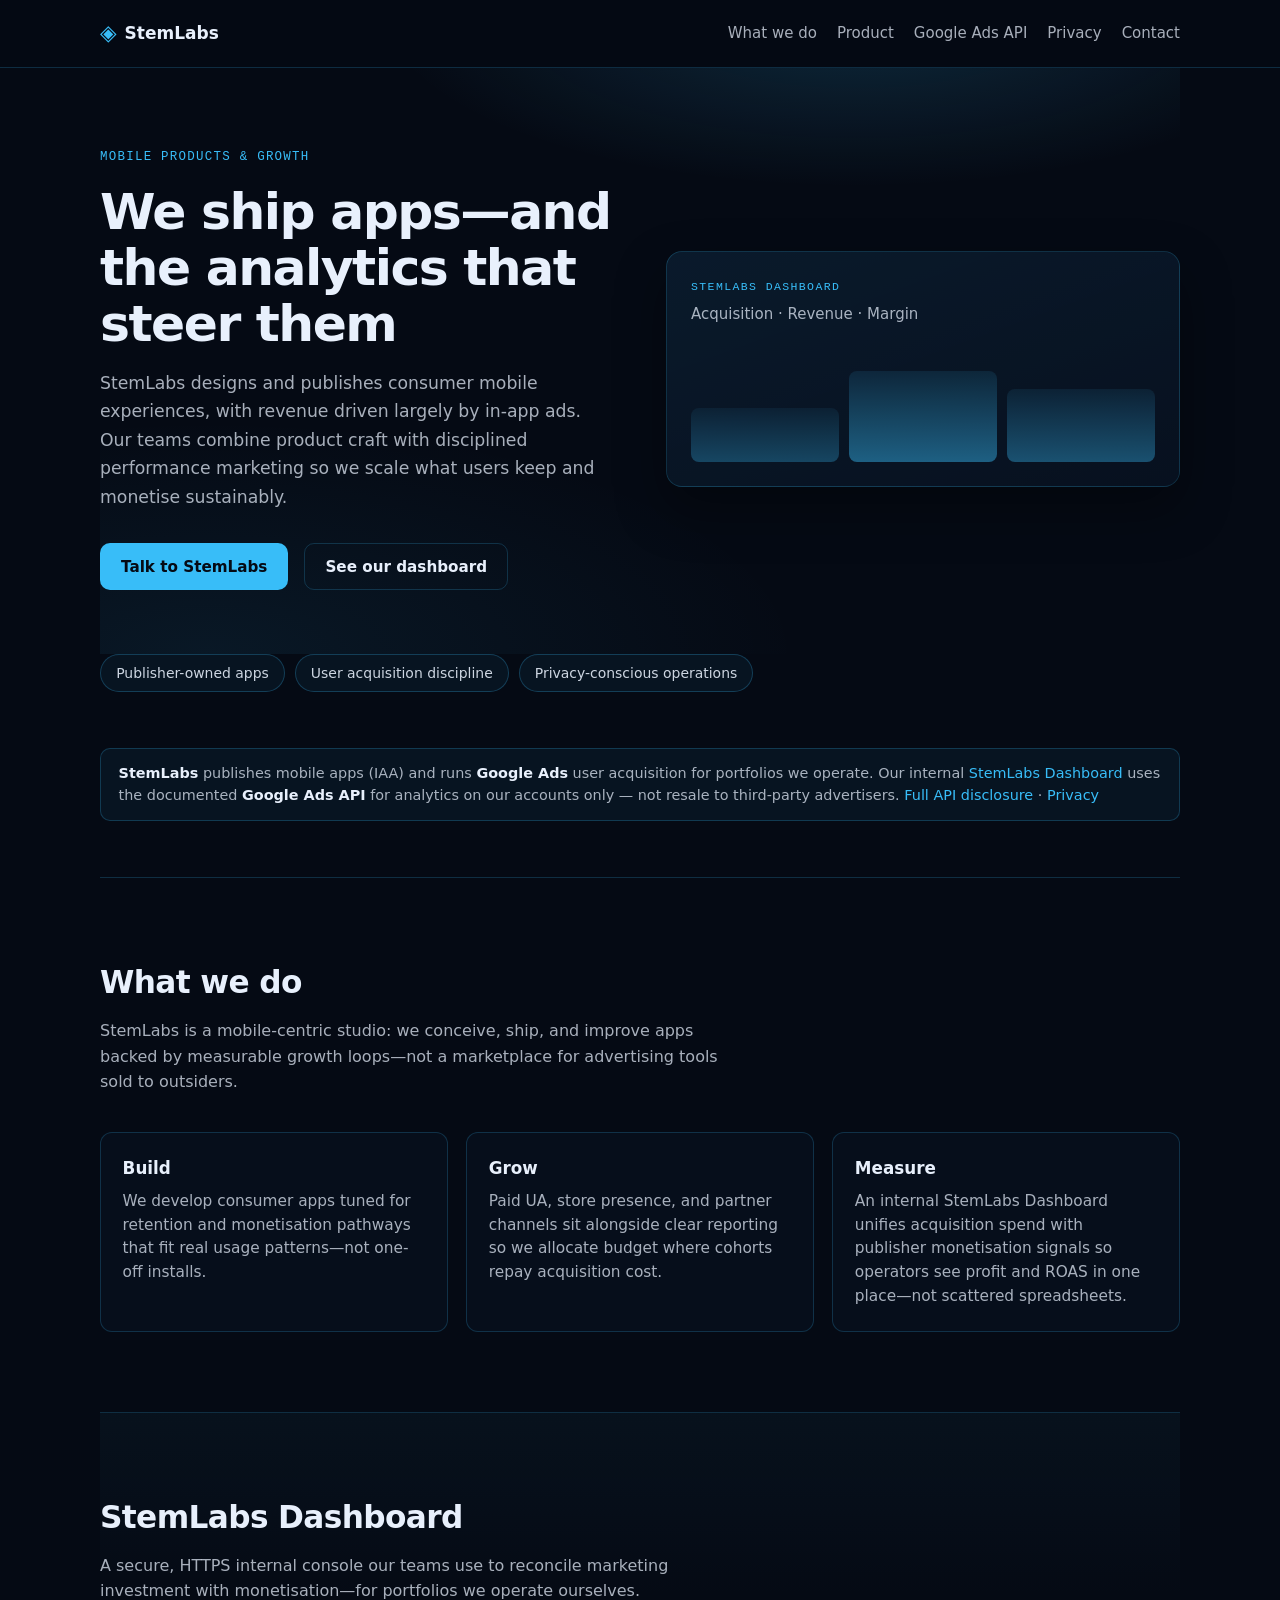
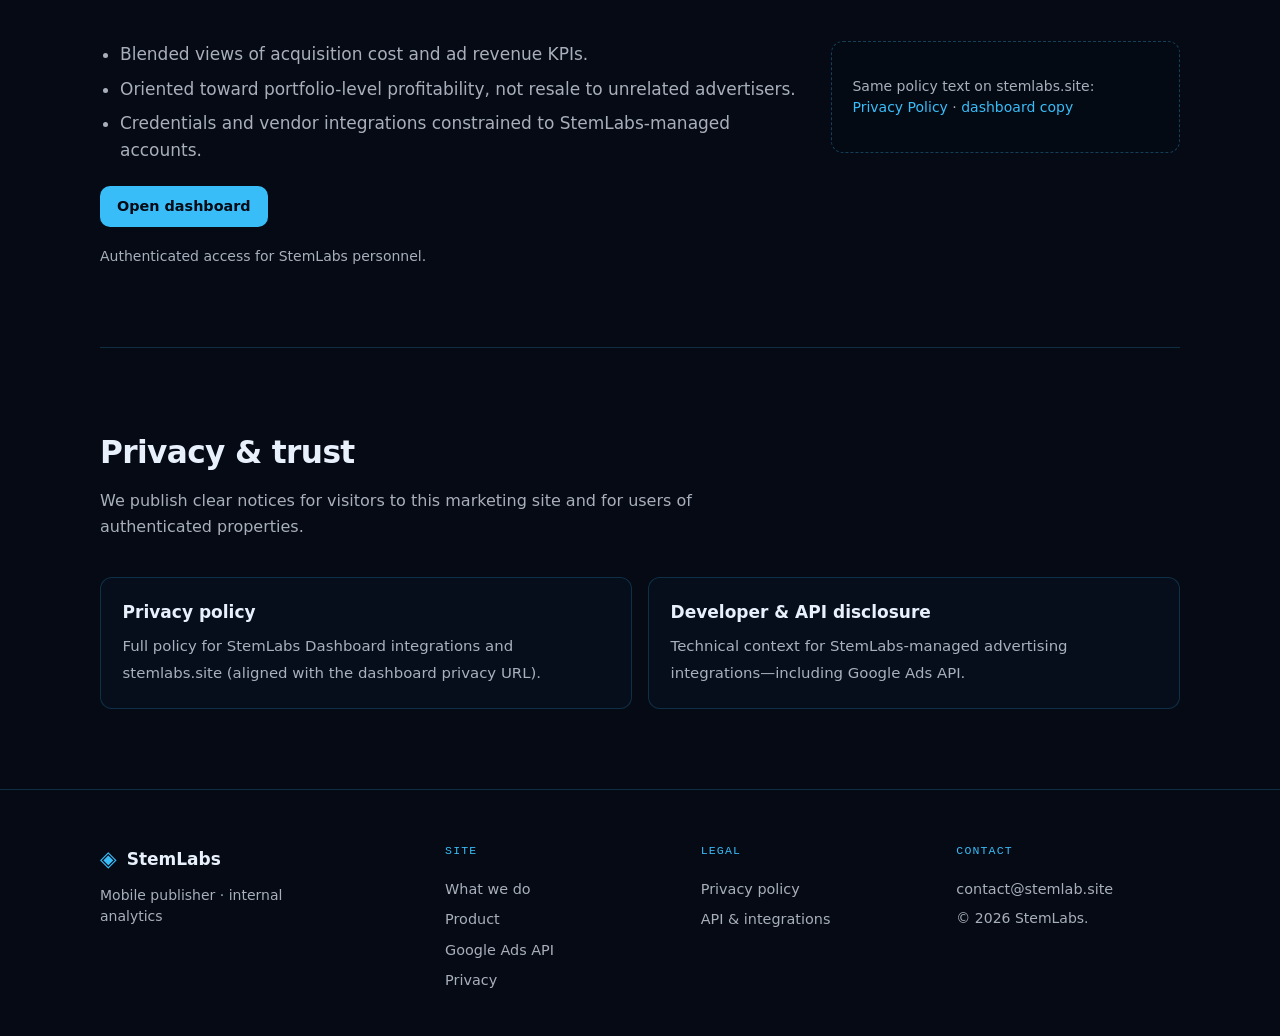
<file: index.html>
<!DOCTYPE html>
<html lang="en">
  <head>
    <meta charset="UTF-8" />
    <meta name="viewport" content="width=device-width, initial-scale=1.0" />
    <meta
      name="description"
      content="StemLabs — mobile app publisher with StemLabs Dashboard, our internal HTTPS product that uses Google Ads API for UA reporting on accounts we operate. Scope, OAuth, privacy and live links for API Center reviewers." />
    <title>StemLabs — Mobile publisher &amp; analytics</title>
    <link rel="stylesheet" href="./styles.css" />
    <link rel="canonical" href="https://stemlabs.site/" />
    <link rel="icon" href="data:image/svg+xml,<svg xmlns='http://www.w3.org/2000/svg' viewBox='0 0 32 32'><rect fill='%230a1628' width='32' height='32'/><text x='16' y='22' font-size='14' text-anchor='middle' fill='%2338bdf8'>S</text></svg>" />
  </head>
  <body class="home">
    <a class="skip-link" href="#main">Skip to content</a>
    <header class="site-header">
      <div class="wrap header-inner">
        <a href="./index.html" class="logo" aria-label="StemLabs home">
          <span class="logo-mark">◈</span>
          <span class="logo-text">StemLabs</span>
        </a>
        <nav class="site-nav" aria-label="Primary">
          <a href="#what-we-do">What we do</a>
          <a href="#product">Product</a>
          <a href="./google-ads-api.html">Google Ads API</a>
          <a href="#privacy">Privacy</a>
          <a href="mailto:contact@stemlab.site">Contact</a>
        </nav>
      </div>
    </header>

    <main id="main">
      <section class="hero-pro wrap" aria-labelledby="hero-heading">
        <div class="hero-grid">
          <div class="hero-copy">
            <p class="eyebrow">Mobile products &amp; growth</p>
            <h1 id="hero-heading">We ship apps—and the analytics that steer them</h1>
            <p class="hero-lede-pro">
              StemLabs designs and publishes consumer mobile experiences, with revenue driven largely by in-app ads. Our teams combine product craft with disciplined performance marketing so we scale what users keep and monetise sustainably.
            </p>
            <div class="hero-actions">
              <a class="btn btn-primary" href="mailto:contact@stemlab.site">Talk to StemLabs</a>
              <a class="btn btn-ghost" href="#product">See our dashboard</a>
            </div>
          </div>
          <div class="hero-panel" aria-hidden="true">
            <div class="hero-panel-inner">
              <span class="hero-panel-label">StemLabs Dashboard</span>
              <span class="hero-panel-meta">Acquisition · Revenue · Margin</span>
              <div class="hero-panel-bars">
                <span></span><span></span><span></span>
              </div>
            </div>
          </div>
        </div>
      </section>

      <section class="pill-strip wrap" aria-label="Focus areas">
        <ul class="pill-list">
          <li>Publisher-owned apps</li>
          <li>User acquisition discipline</li>
          <li>Privacy-conscious operations</li>
        </ul>
      </section>

      <aside
        class="wrap home-reviewer-notice"
        id="google-ads-api-review"
        aria-labelledby="reviewer-notice-title">
        <p id="reviewer-notice-title">
          <strong>StemLabs</strong> publishes mobile apps (IAA) and runs <strong>Google Ads</strong> user acquisition for portfolios we operate.
          Our internal <a href="https://dashboard.stemlabs.site/">StemLabs Dashboard</a> uses the documented <strong>Google Ads API</strong> for analytics on our accounts only — not resale to third-party advertisers.
          <a href="./google-ads-api.html">Full API disclosure</a>
          · <a href="./privacy-policy.html">Privacy</a>
        </p>
      </aside>

      <section class="section-pro wrap" id="what-we-do" aria-labelledby="wwd-heading">
        <header class="section-head">
          <h2 id="wwd-heading">What we do</h2>
          <p class="section-sub">
            StemLabs is a mobile-centric studio: we conceive, ship, and improve apps backed by measurable growth loops—not a marketplace for advertising tools sold to outsiders.
          </p>
        </header>
        <div class="feature-grid">
          <article class="feature-card">
            <h3>Build</h3>
            <p>We develop consumer apps tuned for retention and monetisation pathways that fit real usage patterns—not one-off installs.</p>
          </article>
          <article class="feature-card">
            <h3>Grow</h3>
            <p>Paid UA, store presence, and partner channels sit alongside clear reporting so we allocate budget where cohorts repay acquisition cost.</p>
          </article>
          <article class="feature-card">
            <h3>Measure</h3>
            <p>An internal StemLabs Dashboard unifies acquisition spend with publisher monetisation signals so operators see profit and ROAS in one place—not scattered spreadsheets.</p>
          </article>
        </div>
      </section>

      <section class="section-pro section-pro--alt wrap" id="product" aria-labelledby="product-heading">
        <header class="section-head">
          <h2 id="product-heading">StemLabs Dashboard</h2>
          <p class="section-sub">
            A secure, HTTPS internal console our teams use to reconcile marketing investment with monetisation—for portfolios we operate ourselves.
          </p>
        </header>
        <div class="product-spotlight">
          <div class="product-spotlight-body">
            <ul class="product-bullets">
              <li>Blended views of acquisition cost and ad revenue KPIs.</li>
              <li>Oriented toward portfolio-level profitability, not resale to unrelated advertisers.</li>
              <li>Credentials and vendor integrations constrained to StemLabs-managed accounts.</li>
            </ul>
            <div class="product-actions">
              <a class="btn btn-primary btn-sm" href="https://dashboard.stemlabs.site/" rel="noopener noreferrer">Open dashboard</a>
              <span class="product-note muted-small">Authenticated access for StemLabs personnel.</span>
            </div>
          </div>
          <aside class="product-aside muted-small">
            <p>
              Same policy text on stemlabs.site:<br /><a href="./privacy-policy.html">Privacy Policy</a>
              ·
              <a href="https://dashboard.stemlabs.site/privacy">dashboard copy</a>
            </p>
          </aside>
        </div>
      </section>

      <section class="section-pro wrap" id="privacy" aria-labelledby="privacy-heading">
        <header class="section-head">
          <h2 id="privacy-heading">Privacy &amp; trust</h2>
          <p class="section-sub">
            We publish clear notices for visitors to this marketing site and for users of authenticated properties.
          </p>
        </header>
        <div class="link-cards">
          <a class="link-card" href="./privacy-policy.html">
            <span class="link-card-title">Privacy policy</span>
            <span class="link-card-desc">Full policy for StemLabs Dashboard integrations and stemlabs.site (aligned with the dashboard privacy URL).</span>
          </a>
          <a class="link-card" href="./google-ads-api.html">
            <span class="link-card-title">Developer &amp; API disclosure</span>
            <span class="link-card-desc">Technical context for StemLabs-managed advertising integrations—including Google Ads API.</span>
          </a>
        </div>
      </section>
    </main>

    <footer class="site-footer site-footer--expanded">
      <div class="wrap footer-grid">
        <div class="footer-brand">
          <span class="logo-mark logo-mark-footer">◈</span>
          <span class="footer-brand-name">StemLabs</span>
          <p class="footer-tag muted-small">Mobile publisher · internal analytics</p>
        </div>
        <div class="footer-col">
          <span class="footer-col-title">Site</span>
          <a href="#what-we-do">What we do</a>
          <a href="#product">Product</a>
          <a href="./google-ads-api.html">Google Ads API</a>
          <a href="#privacy">Privacy</a>
        </div>
        <div class="footer-col">
          <span class="footer-col-title">Legal</span>
          <a href="./privacy-policy.html">Privacy policy</a>
          <a href="./google-ads-api.html">API &amp; integrations</a>
        </div>
        <div class="footer-col">
          <span class="footer-col-title">Contact</span>
          <a href="mailto:contact@stemlab.site">contact@stemlab.site</a>
          <span class="muted-small">&copy; <span id="year"></span> StemLabs.</span>
        </div>
      </div>
    </footer>

    <script src="./app.js" defer></script>
  </body>
</html>
</file>
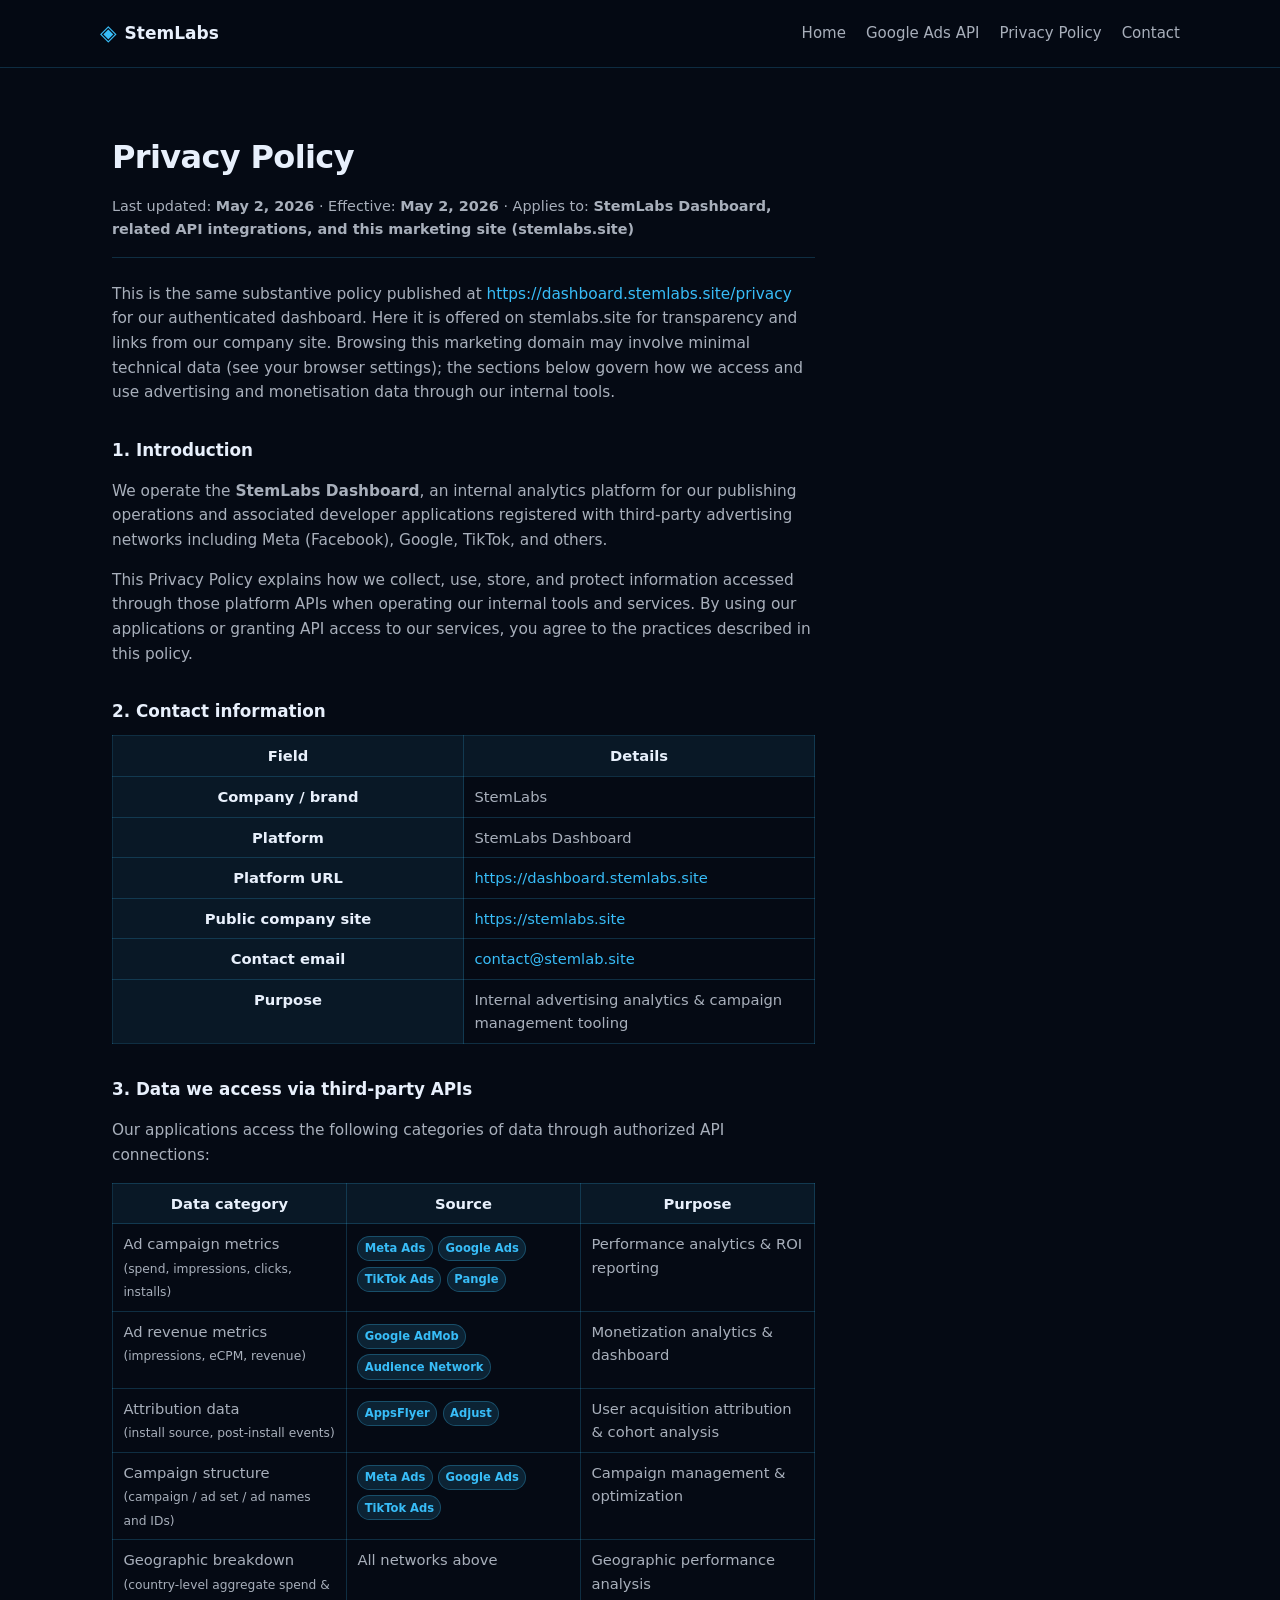
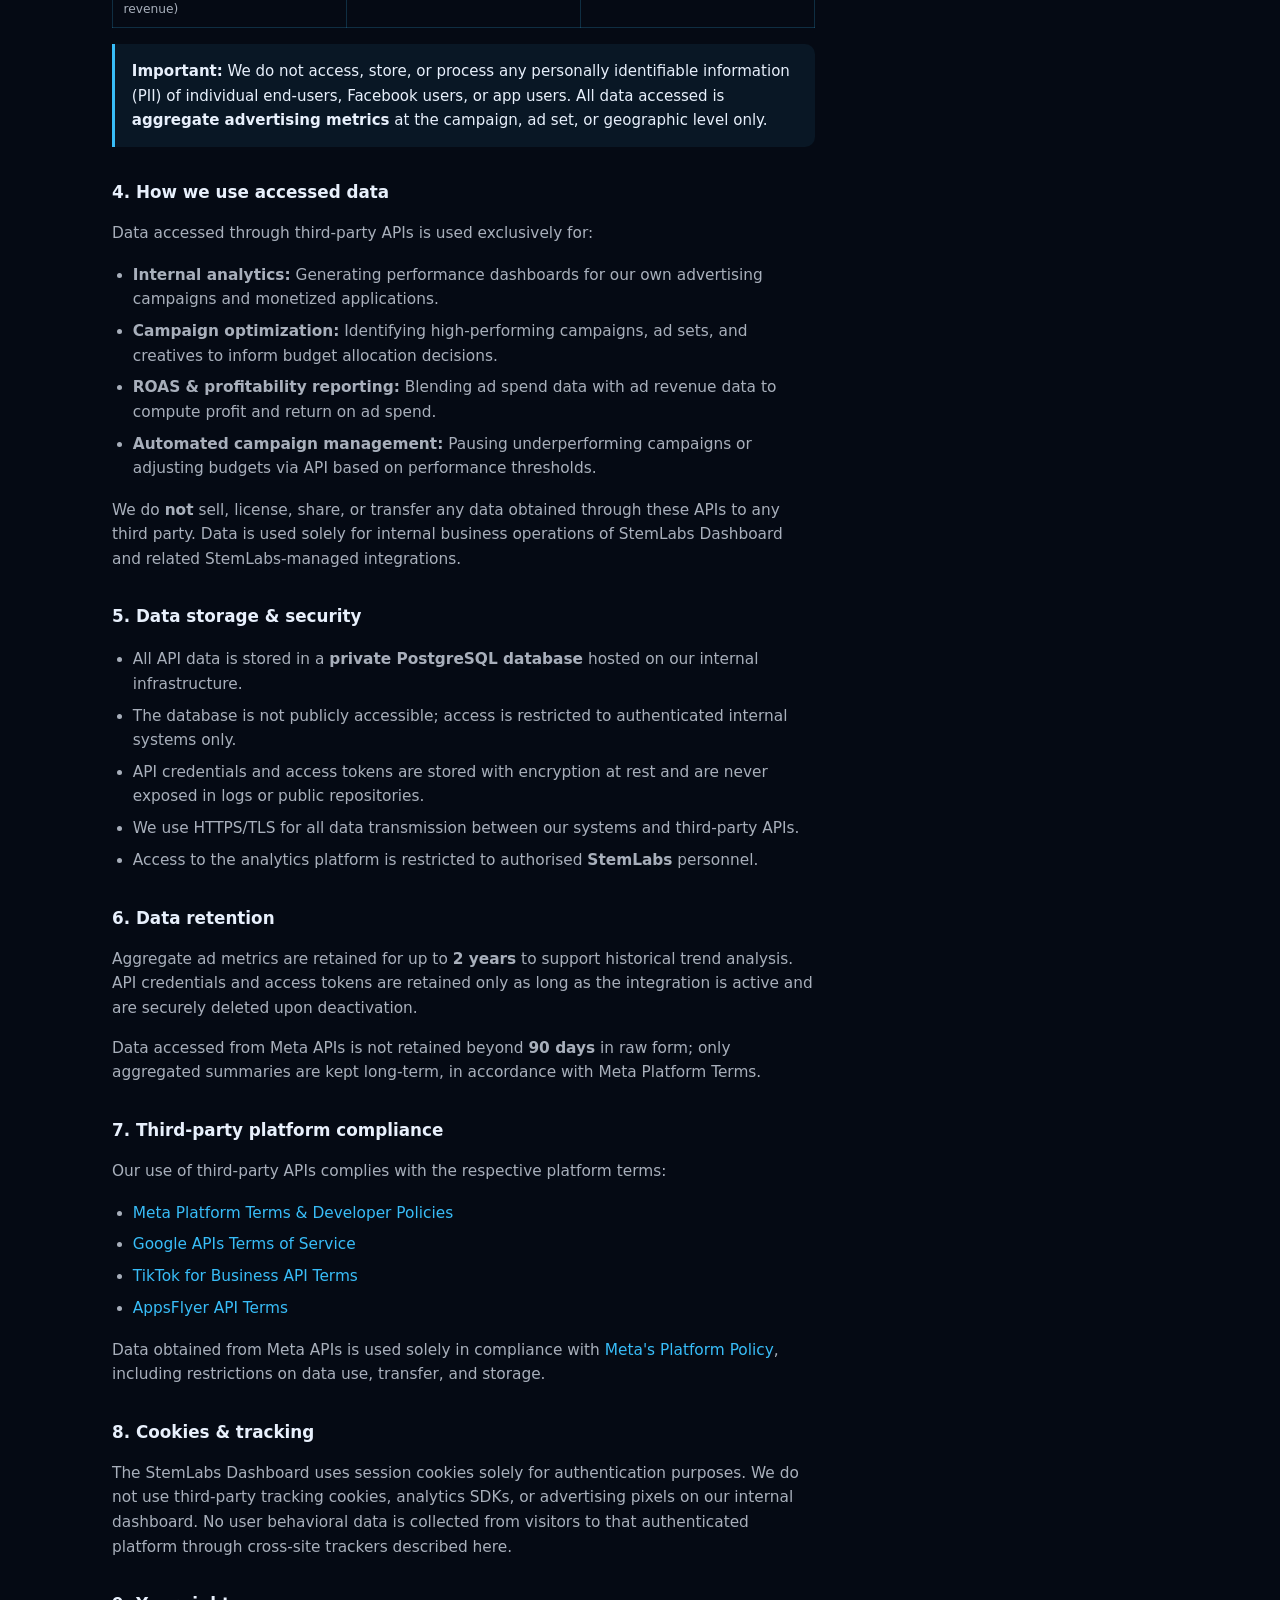
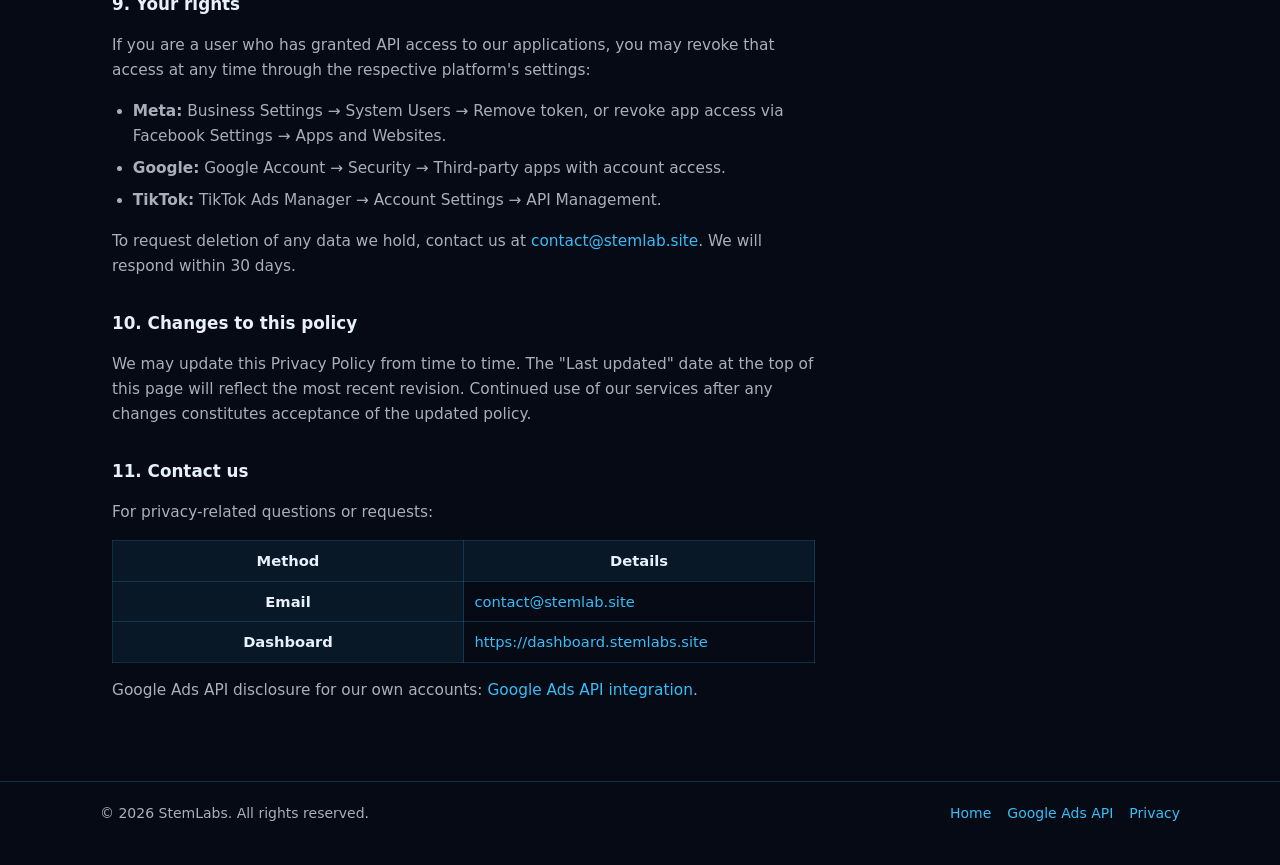
<file: privacy-policy.html>
<!DOCTYPE html>
<html lang="en">
  <head>
    <meta charset="UTF-8" />
    <meta name="viewport" content="width=device-width, initial-scale=1.0" />
    <meta
      name="description"
      content="StemLabs Privacy Policy — StemLabs Dashboard, API integrations, and stemlabs.site. Contact, data categories, retention, and third-party terms." />
    <title>Privacy Policy — StemLabs</title>
    <link rel="stylesheet" href="./styles.css" />
    <link rel="icon" href="data:image/svg+xml,<svg xmlns='http://www.w3.org/2000/svg' viewBox='0 0 32 32'><rect fill='%230a1628' width='32' height='32'/><text x='16' y='22' font-size='14' text-anchor='middle' fill='%2338bdf8'>S</text></svg>" />
  </head>
  <body>
    <header class="site-header">
      <div class="wrap header-inner">
        <a href="./index.html" class="logo" aria-label="StemLabs home">
          <span class="logo-mark">◈</span>
          <span class="logo-text">StemLabs</span>
        </a>
        <nav class="site-nav" aria-label="Primary">
          <a href="./index.html">Home</a>
          <a href="./google-ads-api.html">Google Ads API</a>
          <a href="./privacy-policy.html" aria-current="page">Privacy Policy</a>
          <a href="mailto:contact@stemlab.site">Contact</a>
        </nav>
      </div>
    </header>

    <main id="main" class="policy-document">
      <div class="wrap">
        <article class="policy-prose disclosure-page" aria-label="StemLabs Privacy Policy">
          <h1>Privacy Policy</h1>
          <div class="policy-meta">
            Last updated: <strong>May 2, 2026</strong> · Effective: <strong>May 2, 2026</strong> · Applies to:
            <strong>StemLabs Dashboard, related API integrations, and this marketing site (stemlabs.site)</strong>
          </div>
          <p>
            This is the same substantive policy published at
            <a href="https://dashboard.stemlabs.site/privacy">https://dashboard.stemlabs.site/privacy</a>
            for our authenticated dashboard. Here it is offered on stemlabs.site for transparency and links from our
            company site. Browsing this marketing domain may involve minimal technical data (see your browser settings);
            the sections below govern how we access and use advertising and monetisation data through our internal tools.
          </p>

          <h2>1. Introduction</h2>
          <p>
            We operate the <strong>StemLabs Dashboard</strong>, an internal analytics platform for our publishing
            operations and associated developer applications registered with third-party advertising networks including Meta
            (Facebook), Google, TikTok, and others.
          </p>
          <p>
            This Privacy Policy explains how we collect, use, store, and protect information accessed through those
            platform APIs when operating our internal tools and services. By using our applications or granting API access to
            our services, you agree to the practices described in this policy.
          </p>

          <h2>2. Contact information</h2>
          <div class="table-scroll">
            <table class="review-table" aria-label="StemLabs contact details">
              <thead>
                <tr>
                  <th scope="col">Field</th>
                  <th scope="col">Details</th>
                </tr>
              </thead>
              <tbody>
                <tr>
                  <th scope="row">Company / brand</th>
                  <td>StemLabs</td>
                </tr>
                <tr>
                  <th scope="row">Platform</th>
                  <td>StemLabs Dashboard</td>
                </tr>
                <tr>
                  <th scope="row">Platform URL</th>
                  <td><a href="https://dashboard.stemlabs.site">https://dashboard.stemlabs.site</a></td>
                </tr>
                <tr>
                  <th scope="row">Public company site</th>
                  <td><a href="https://stemlabs.site">https://stemlabs.site</a></td>
                </tr>
                <tr>
                  <th scope="row">Contact email</th>
                  <td><a href="mailto:contact@stemlab.site">contact@stemlab.site</a></td>
                </tr>
                <tr>
                  <th scope="row">Purpose</th>
                  <td>Internal advertising analytics &amp; campaign management tooling</td>
                </tr>
              </tbody>
            </table>
          </div>

          <h2>3. Data we access via third-party APIs</h2>
          <p>Our applications access the following categories of data through authorized API connections:</p>
          <div class="table-scroll">
            <table class="review-table" aria-label="Data categories by source and purpose">
              <thead>
                <tr>
                  <th scope="col">Data category</th>
                  <th scope="col">Source</th>
                  <th scope="col">Purpose</th>
                </tr>
              </thead>
              <tbody>
                <tr>
                  <td>Ad campaign metrics<br /><small>(spend, impressions, clicks, installs)</small></td>
                  <td>
                    <div class="pp-badges">
                      <span class="pp-badge">Meta Ads</span>
                      <span class="pp-badge">Google Ads</span>
                      <span class="pp-badge">TikTok Ads</span>
                      <span class="pp-badge">Pangle</span>
                    </div>
                  </td>
                  <td>Performance analytics &amp; ROI reporting</td>
                </tr>
                <tr>
                  <td>Ad revenue metrics<br /><small>(impressions, eCPM, revenue)</small></td>
                  <td>
                    <div class="pp-badges">
                      <span class="pp-badge">Google AdMob</span>
                      <span class="pp-badge">Audience Network</span>
                    </div>
                  </td>
                  <td>Monetization analytics &amp; dashboard</td>
                </tr>
                <tr>
                  <td>Attribution data<br /><small>(install source, post-install events)</small></td>
                  <td>
                    <div class="pp-badges">
                      <span class="pp-badge">AppsFlyer</span>
                      <span class="pp-badge">Adjust</span>
                    </div>
                  </td>
                  <td>User acquisition attribution &amp; cohort analysis</td>
                </tr>
                <tr>
                  <td>Campaign structure<br /><small>(campaign / ad set / ad names and IDs)</small></td>
                  <td>
                    <div class="pp-badges">
                      <span class="pp-badge">Meta Ads</span>
                      <span class="pp-badge">Google Ads</span>
                      <span class="pp-badge">TikTok Ads</span>
                    </div>
                  </td>
                  <td>Campaign management &amp; optimization</td>
                </tr>
                <tr>
                  <td>Geographic breakdown<br /><small>(country-level aggregate spend &amp; revenue)</small></td>
                  <td>All networks above</td>
                  <td>Geographic performance analysis</td>
                </tr>
              </tbody>
            </table>
          </div>
          <div class="pp-highlight" role="note">
            <strong>Important:</strong> We do not access, store, or process any personally identifiable information (PII) of
            individual end-users, Facebook users, or app users. All data accessed is
            <strong>aggregate advertising metrics</strong> at the campaign, ad set, or geographic level only.
          </div>

          <h2>4. How we use accessed data</h2>
          <p>Data accessed through third-party APIs is used exclusively for:</p>
          <ul>
            <li>
              <strong>Internal analytics:</strong> Generating performance dashboards for our own advertising campaigns and
              monetized applications.
            </li>
            <li>
              <strong>Campaign optimization:</strong> Identifying high-performing campaigns, ad sets, and creatives to inform
              budget allocation decisions.
            </li>
            <li>
              <strong>ROAS &amp; profitability reporting:</strong> Blending ad spend data with ad revenue data to compute
              profit and return on ad spend.
            </li>
            <li>
              <strong>Automated campaign management:</strong> Pausing underperforming campaigns or adjusting budgets via API
              based on performance thresholds.
            </li>
          </ul>
          <p>
            We do <strong>not</strong> sell, license, share, or transfer any data obtained through these APIs to any third
            party. Data is used solely for internal business operations of StemLabs Dashboard and related StemLabs-managed
            integrations.
          </p>

          <h2>5. Data storage &amp; security</h2>
          <ul>
            <li>All API data is stored in a <strong>private PostgreSQL database</strong> hosted on our internal infrastructure.</li>
            <li>The database is not publicly accessible; access is restricted to authenticated internal systems only.</li>
            <li>
              API credentials and access tokens are stored with encryption at rest and are never exposed in logs or public
              repositories.
            </li>
            <li>We use HTTPS/TLS for all data transmission between our systems and third-party APIs.</li>
            <li>Access to the analytics platform is restricted to authorised <strong>StemLabs</strong> personnel.</li>
          </ul>

          <h2>6. Data retention</h2>
          <p>
            Aggregate ad metrics are retained for up to <strong>2 years</strong> to support historical trend analysis. API
            credentials and access tokens are retained only as long as the integration is active and are securely deleted
            upon deactivation.
          </p>
          <p>
            Data accessed from Meta APIs is not retained beyond <strong>90 days</strong> in raw form; only aggregated
            summaries are kept long-term, in accordance with Meta Platform Terms.
          </p>

          <h2>7. Third-party platform compliance</h2>
          <p>Our use of third-party APIs complies with the respective platform terms:</p>
          <ul>
            <li>
              <a href="https://developers.facebook.com/terms/" target="_blank" rel="noopener noreferrer">Meta Platform Terms
                &amp; Developer Policies</a>
            </li>
            <li><a href="https://developers.google.com/terms" target="_blank" rel="noopener noreferrer">Google APIs Terms of Service</a></li>
            <li>
              <a href="https://ads.tiktok.com/marketing_api/docs?id=1735804860631553" target="_blank" rel="noopener noreferrer"
                >TikTok for Business API Terms</a>
            </li>
            <li>
              <a href="https://support.appsflyer.com/hc/en-us/articles/207032066" target="_blank" rel="noopener noreferrer"
                >AppsFlyer API Terms</a>
            </li>
          </ul>
          <p>
            Data obtained from Meta APIs is used solely in compliance with
            <a href="https://developers.facebook.com/devpolicy/" target="_blank" rel="noopener noreferrer"
              >Meta&apos;s Platform Policy</a>, including restrictions on data use, transfer, and storage.
          </p>

          <h2>8. Cookies &amp; tracking</h2>
          <p>
            The StemLabs Dashboard uses session cookies solely for authentication purposes. We do not use third-party
            tracking cookies, analytics SDKs, or advertising pixels on our internal dashboard. No user behavioral data is
            collected from visitors to that authenticated platform through cross-site trackers described here.
          </p>

          <h2>9. Your rights</h2>
          <p>If you are a user who has granted API access to our applications, you may revoke that access at any time through the respective platform&apos;s settings:</p>
          <ul>
            <li>
              <strong>Meta:</strong> Business Settings → System Users → Remove token, or revoke app access via Facebook
              Settings → Apps and Websites.
            </li>
            <li><strong>Google:</strong> Google Account → Security → Third-party apps with account access.</li>
            <li><strong>TikTok:</strong> TikTok Ads Manager → Account Settings → API Management.</li>
          </ul>
          <p>
            To request deletion of any data we hold, contact us at
            <a href="mailto:contact@stemlab.site">contact@stemlab.site</a>. We will respond within 30 days.
          </p>

          <h2>10. Changes to this policy</h2>
          <p>
            We may update this Privacy Policy from time to time. The &quot;Last updated&quot; date at the top of this page
            will reflect the most recent revision. Continued use of our services after any changes constitutes acceptance of
            the updated policy.
          </p>

          <h2>11. Contact us</h2>
          <p>For privacy-related questions or requests:</p>
          <div class="table-scroll">
            <table class="review-table" aria-label="Privacy contact methods">
              <thead>
                <tr>
                  <th scope="col">Method</th>
                  <th scope="col">Details</th>
                </tr>
              </thead>
              <tbody>
                <tr>
                  <th scope="row">Email</th>
                  <td><a href="mailto:contact@stemlab.site">contact@stemlab.site</a></td>
                </tr>
                <tr>
                  <th scope="row">Dashboard</th>
                  <td><a href="https://dashboard.stemlabs.site">https://dashboard.stemlabs.site</a></td>
                </tr>
              </tbody>
            </table>
          </div>
          <p class="muted-small">
            Google Ads API disclosure for our own accounts:
            <a href="./google-ads-api.html">Google Ads API integration</a>.
          </p>
        </article>
      </div>
    </main>

    <footer class="site-footer">
      <div class="wrap footer-inner">
        <span>© <span id="year"></span> StemLabs. All rights reserved.</span>
        <div class="footer-links">
          <a href="./index.html">Home</a>
          <a href="./google-ads-api.html">Google Ads API</a>
          <a href="./privacy-policy.html">Privacy</a>
        </div>
      </div>
    </footer>
    <script src="./app.js" defer></script>
  </body>
</html>
</file>
<file: styles.css>
:root {
  --bg-deep: #050a14;
  --bg-elevated: #0a1628;
  --border: rgba(56, 189, 248, 0.2);
  --text: #e8f0fc;
  --muted: rgba(232, 240, 252, 0.72);
  --accent: #38bdf8;
  --accent-warn: rgba(56, 189, 248, 0.12);
  --font-sans: system-ui, "Instrument Sans", "Segoe UI", sans-serif;
  --font-mono: ui-monospace, "JetBrains Mono", monospace;
}
*, *::before, *::after { box-sizing: border-box; }
html { scroll-behavior: smooth; }
body {
  margin: 0;
  font-family: var(--font-sans);
  font-size: 1.0625rem;
  line-height: 1.6;
  color: var(--text);
  background: var(--bg-deep);
  overflow-x: clip;
}
.wrap {
  width: min(1080px, calc(100% - clamp(1.25rem, 5vw, 3rem)));
  margin-inline: auto;
}
a { color: var(--accent); text-decoration: none; }
a:hover { text-decoration: underline; }
.site-header {
  position: sticky; top: 0; z-index: 50;
  background: rgba(5, 10, 20, 0.88);
  backdrop-filter: blur(12px);
  border-bottom: 1px solid var(--border);
}
.header-inner {
  display: flex;
  align-items: center;
  justify-content: space-between;
  padding: 1rem 0;
  flex-wrap: wrap;
  gap: 0.75rem;
}
@media (max-width: 540px) {
  .header-inner {
    align-items: flex-start;
    flex-direction: column;
  }
  .site-nav {
    width: 100%;
    gap: 0.4rem 0.85rem;
  }
  .site-nav a {
    font-size: 0.84rem;
  }
}
.logo { display: inline-flex; align-items: center; gap: 0.5rem; font-weight: 700; color: var(--text); }
.logo-mark { color: var(--accent); font-size: 1.35rem; }
.site-nav { display: flex; flex-wrap: wrap; gap: 1rem 1.25rem; }
.site-nav a { color: var(--muted); font-weight: 500; font-size: 0.9375rem; }
.site-nav a:hover { color: var(--accent); }
.hero { padding: clamp(3rem, 10vw, 5.5rem) 0; }
.eyebrow { font-family: var(--font-mono); font-size: 0.78rem; letter-spacing: 0.1em; text-transform: uppercase; color: var(--accent); margin: 0 0 1rem; }
.hero h1 { margin: 0 0 1rem; font-size: clamp(1.95rem, 4.5vw, 2.75rem); line-height: 1.15; max-width: 18ch; }
.hero-lede { margin: 0 0 1.75rem; max-width: 56ch; color: var(--muted); }
.disclosure-banner {
  margin: -0.5rem 0 clamp(3rem, 8vw, 5rem);
  padding: 1.25rem 1.5rem;
  border-radius: 12px;
  border: 1px solid var(--border);
  background: linear-gradient(135deg, rgba(56, 189, 248, 0.1), transparent);
}
.disclosure-banner strong { color: var(--text); font-weight: 600; }
.disclosure-banner .banner-label { font-family: var(--font-mono); font-size: 0.75rem; letter-spacing: 0.08em; text-transform: uppercase; color: var(--accent); margin: 0 0 0.5rem; }
.disclosure-banner p { margin: 0; color: var(--muted); font-size: 0.98rem; }
/* Homepage: compact reviewer context (full detail on /google-ads-api.html) */
.home-reviewer-notice {
  margin-bottom: clamp(2.5rem, 6vw, 3.5rem);
  padding: 0.85rem 1.1rem;
  border-radius: 10px;
  border: 1px solid rgba(56, 189, 248, 0.22);
  background: rgba(56, 189, 248, 0.06);
}
.home-reviewer-notice p {
  margin: 0;
  font-size: 0.9rem;
  line-height: 1.55;
  color: var(--muted);
}
.home-reviewer-notice strong {
  color: var(--text);
  font-weight: 600;
}
.home-reviewer-notice a {
  white-space: nowrap;
}
@media (max-width: 640px) {
  .home-reviewer-notice a {
    white-space: normal;
  }
}
.section { padding: clamp(2.25rem, 6vw, 4rem) 0; border-top: 1px solid var(--border); }
.section h2 { margin: 0 0 0.75rem; font-size: 1.35rem; }
.section p.muted { margin: 0; color: var(--muted); }
.site-footer { border-top: 1px solid var(--border); padding: 1.25rem 0 2.5rem; font-size: 0.875rem; color: var(--muted); }
.footer-inner { display: flex; flex-wrap: wrap; justify-content: space-between; gap: 1rem; align-items: center; }
.footer-links { display: flex; flex-wrap: wrap; gap: 1rem; }
.policy-document {
  padding: clamp(2rem, 6vw, 4rem) 0 4rem;
}

/* Extra horizontal gutter on disclosure / privacy pages — avoids pasted-to-edge layout on phones */
.policy-document > .wrap {
  padding-inline: max(0.75rem, env(safe-area-inset-left));
  padding-right: max(0.75rem, env(safe-area-inset-right));
  box-sizing: border-box;
}

.policy-prose {
  max-width: min(65ch, 100%);
  min-width: 0;
}
.policy-lede.disclosure-lede { max-width: 58ch; }
.disclosure-page .policy-lede br { display: none; }
.policy-prose h1 { margin: 0 0 0.75rem; font-size: clamp(1.6rem, 3.5vw, 2rem); letter-spacing: -0.02em; }
.policy-prose h2 { margin: 2rem 0 0.65rem; font-size: 1.05rem; font-weight: 600; color: var(--text); }
.policy-prose p, .policy-prose li { color: var(--muted); font-size: 0.96rem; }
.policy-prose ul { padding-left: 1.3rem; }
.policy-prose li { margin-bottom: 0.45rem; }
.policy-prose code { font-family: var(--font-mono); font-size: 0.85em; background: rgba(56,189,248,0.08); padding: 0.1em 0.35em; border-radius: 4px; }

/* Full privacy policy — network badges + PII notice */
.policy-prose .pp-badges {
  display: flex;
  flex-wrap: wrap;
  gap: 0.35rem;
  margin: 0.25rem 0 0;
}
.policy-prose .pp-badge {
  display: inline-block;
  font-size: 0.72rem;
  font-weight: 600;
  padding: 0.2em 0.55em;
  border-radius: 999px;
  background: rgba(56, 189, 248, 0.14);
  color: var(--accent);
  border: 1px solid rgba(56, 189, 248, 0.28);
}
.policy-prose .pp-highlight {
  margin: 1rem 0 1.25rem;
  padding: 0.95rem 1.05rem;
  border-left: 3px solid var(--accent);
  border-radius: 0 10px 10px 0;
  background: rgba(56, 189, 248, 0.07);
  font-size: 0.94rem;
}
.policy-prose .pp-highlight strong { color: var(--text); }
.policy-prose .policy-meta {
  font-size: 0.9rem;
  color: var(--muted);
  padding-bottom: 1rem;
  margin-bottom: 1.5rem;
  border-bottom: 1px solid var(--border);
}
.policy-prose .table-scroll {
  overflow-x: auto;
  max-width: 100%;
  margin: 0.65rem 0 1rem;
  -webkit-overflow-scrolling: touch;
}

/* Reviewer-focused disclosure tables & textual UI mock-ups */
.review-table {
  width: 100%;
  border-collapse: collapse;
  table-layout: fixed;
  font-size: 0.92rem;
  margin: 0.75rem 0 1.25rem;
}
.policy-prose .table-scroll > .review-table {
  margin: 0;
}
.review-table th,
.review-table td {
  border: 1px solid var(--border);
  padding: 0.5rem 0.65rem;
  vertical-align: top;
  color: var(--muted);
  white-space: normal;
  overflow-wrap: anywhere;
  word-break: break-word;
}

.review-table th {
  background: rgba(56, 189, 248, 0.08);
  color: var(--text);
  font-weight: 600;
}

/* Two-column reviewer tables: keep label column modest; URL-heavy column gets the rest */
.review-table thead th:first-child {
  width: min(42%, 12rem);
}
.review-table tbody th[scope="row"] {
  width: min(42%, 12rem);
}
.policy-prose .review-table a { word-break: break-word; }
.reviewer-wireframe {
  margin: 1rem 0 1.35rem;
  padding: 1rem 1.1rem;
  border-radius: 10px;
  border: 1px dashed rgba(56, 189, 248, 0.45);
  background: rgba(56, 189, 248, 0.06);
  overflow-x: auto;
  max-width: 100%;
}
.reviewer-wireframe h3 {
  margin: 0 0 0.65rem;
  font-size: 0.95rem;
  font-weight: 600;
  color: var(--text);
}
.mock-surface {
  font-family: var(--font-mono);
  font-size: 0.72rem;
  line-height: 1.45;
  color: rgba(232, 240, 252, 0.85);
  margin: 0;
  white-space: pre-wrap;
  overflow-wrap: anywhere;
  word-break: break-all;
}
.anchor-note {
  font-size: 0.82rem;
  color: rgba(232, 240, 252, 0.55);
  margin: 0.35rem 0 0;
  font-family: var(--font-mono);
}

.section-intro-list {
  margin: 0.5rem 0 0;
  padding-left: 1.25rem;
  color: var(--muted);
  font-size: 0.96rem;
}
.section-intro-list li { margin-bottom: 0.4rem; }
.mermaid-wrap {
  margin: 1.35rem 0 1.6rem;
  padding: 1rem 0.85rem;
  border-radius: 10px;
  border: 1px solid var(--border);
  background: var(--bg-elevated);
  overflow-x: auto;
}
.policy-prose .mermaid svg { max-width: 100%; height: auto; }
.review-callout {
  margin: 1rem 0 1.5rem;
  padding: 0.95rem 1.05rem;
  border-radius: 8px;
  border: 1px solid rgba(56, 189, 248, 0.35);
  background: rgba(56, 189, 248, 0.07);
}
.review-callout strong { color: var(--text); }

/* ——— Homepage (marketing) ——— */
.skip-link {
  position: absolute;
  width: 1px;
  height: 1px;
  padding: 0;
  margin: -1px;
  overflow: hidden;
  clip: rect(0, 0, 0, 0);
  clip-path: inset(50%);
  white-space: nowrap;
  border: 0;
}
.skip-link:focus {
  position: fixed;
  left: 1rem;
  top: 1rem;
  z-index: 200;
  width: auto;
  height: auto;
  margin: 0;
  overflow: visible;
  clip: auto;
  clip-path: none;
  padding: 0.45rem 0.85rem;
  background: var(--accent);
  color: var(--bg-deep);
  font-weight: 600;
  font-size: 0.85rem;
  border-radius: 6px;
  outline: 2px solid var(--text);
  outline-offset: 2px;
  text-decoration: none;
}

body.home .hero-pro {
  padding: clamp(2.5rem, 8vw, 5rem) 0 clamp(2.5rem, 7vw, 4rem);
  background:
    radial-gradient(ellipse 80% 55% at 70% -10%, rgba(56, 189, 248, 0.18), transparent 55%),
    radial-gradient(ellipse 55% 40% at 10% 100%, rgba(56, 189, 248, 0.08), transparent);
}
.hero-grid {
  display: grid;
  gap: clamp(2rem, 6vw, 3.25rem);
  align-items: center;
  width: 100%;
}
@media (min-width: 720px) {
  .hero-grid { grid-template-columns: 1fr 1fr; }
}
.hero-copy {
  min-width: 0;
}
.hero-copy h1 {
  margin: 0 0 1rem;
  font-size: clamp(2.1rem, 4.8vw, 3.15rem);
  line-height: 1.12;
  letter-spacing: -0.03em;
  max-width: none;
}
.hero-lede-pro {
  margin: 0 0 2rem;
  max-width: 36rem;
  color: var(--muted);
  font-size: 1.08rem;
  line-height: 1.65;
}
.hero-actions {
  display: flex;
  flex-wrap: wrap;
  gap: 0.75rem 1rem;
}
.btn {
  display: inline-flex;
  align-items: center;
  justify-content: center;
  padding: 0.65rem 1.25rem;
  border-radius: 10px;
  font-weight: 600;
  font-size: 0.95rem;
  border: 1px solid transparent;
  cursor: pointer;
  transition: background 0.15s ease, border-color 0.15s ease, transform 0.12s ease;
}
.btn:hover {
  text-decoration: none;
  transform: translateY(-1px);
}
.btn:active { transform: translateY(0); }
.btn-primary {
  background: var(--accent);
  color: var(--bg-deep);
  border-color: rgba(56, 189, 248, 0.4);
}
.btn-primary:hover {
  background: #7dd3fc;
}
.btn-ghost {
  background: transparent;
  color: var(--text);
  border-color: var(--border);
}
.btn-ghost:hover {
  background: rgba(56, 189, 248, 0.08);
  border-color: rgba(56, 189, 248, 0.45);
}
.btn-sm {
  padding: 0.5rem 1rem;
  font-size: 0.9rem;
}

.hero-panel {
  border-radius: 16px;
  border: 1px solid var(--border);
  background: linear-gradient(160deg, rgba(56, 189, 248, 0.12), rgba(5, 10, 20, 0.4));
  box-shadow: 0 22px 50px rgba(0, 0, 0, 0.35);
  overflow: hidden;
}
.hero-panel-inner {
  padding: 1.65rem 1.5rem 1.5rem;
  background: rgba(10, 22, 40, 0.55);
}
.hero-panel-label {
  font-family: var(--font-mono);
  font-size: 0.72rem;
  letter-spacing: 0.12em;
  text-transform: uppercase;
  color: var(--accent);
  display: block;
  margin-bottom: 0.35rem;
}
.hero-panel-meta {
  font-size: 0.9375rem;
  color: var(--muted);
  display: block;
  margin-bottom: 1.5rem;
}
.hero-panel-bars {
  display: flex;
  align-items: flex-end;
  gap: 10px;
  height: 112px;
  padding-top: 0.5rem;
}
.hero-panel-bars span {
  flex: 1;
  border-radius: 8px;
  background: linear-gradient(to top, rgba(56, 189, 248, 0.45), rgba(56, 189, 248, 0.1));
}
.hero-panel-bars span:nth-child(1) { height: 52%; opacity: 0.65; }
.hero-panel-bars span:nth-child(2) { height: 88%; }
.hero-panel-bars span:nth-child(3) { height: 70%; opacity: 0.82; }

.pill-strip {
  padding: 0 0 clamp(2rem, 5vw, 3.5rem);
}
.pill-list {
  list-style: none;
  margin: 0;
  padding: 0;
  display: flex;
  flex-wrap: wrap;
  gap: 0.6rem;
}
.pill-list li {
  padding: 0.4rem 0.95rem;
  border-radius: 999px;
  font-size: 0.8725rem;
  font-weight: 500;
  color: rgba(232, 240, 252, 0.88);
  border: 1px solid rgba(56, 189, 248, 0.25);
  background: rgba(56, 189, 248, 0.06);
}

.section-pro {
  padding: clamp(2.75rem, 8vw, 5rem) 0;
  border-top: 1px solid var(--border);
}
.section-pro--alt {
  background: linear-gradient(180deg, rgba(56, 189, 248, 0.04), transparent 35%);
}
.section-head {
  max-width: 40rem;
  margin-bottom: clamp(1.5rem, 4vw, 2.35rem);
}
.section-head h2 {
  margin: 0 0 0.6rem;
  font-size: clamp(1.45rem, 3vw, 1.95rem);
  letter-spacing: -0.02em;
}
.section-sub {
  margin: 0;
  color: var(--muted);
  font-size: 1rem;
  line-height: 1.6;
}

.feature-grid {
  display: grid;
  gap: 1rem;
}
@media (min-width: 700px) {
  .feature-grid { grid-template-columns: repeat(3, 1fr); gap: 1.15rem; }
}
.feature-card {
  padding: 1.35rem 1.35rem 1.4rem;
  border-radius: 12px;
  border: 1px solid var(--border);
  background: rgba(10, 22, 40, 0.42);
}
.feature-card h3 {
  margin: 0 0 0.5rem;
  font-size: 1.05rem;
}
.feature-card p {
  margin: 0;
  color: var(--muted);
  font-size: 0.96rem;
  line-height: 1.55;
}

.product-spotlight {
  display: grid;
  gap: 1.5rem;
  align-items: start;
}
@media (min-width: 720px) {
  .product-spotlight {
    grid-template-columns: minmax(0, 2fr) minmax(220px, 1fr);
    gap: 2rem;
  }
}
.product-bullets {
  margin: 0 0 1.35rem;
  padding-left: 1.25rem;
  color: var(--muted);
  line-height: 1.6;
}
.product-bullets li { margin-bottom: 0.45rem; }
.product-actions {
  display: flex;
  flex-wrap: wrap;
  align-items: center;
  gap: 0.85rem 1.25rem;
}
.product-note { display: block; flex-basis: 100%; margin-top: 0.35rem; }
.product-aside {
  padding: 1.25rem 1.3rem;
  border-radius: 12px;
  border: 1px dashed rgba(56, 189, 248, 0.3);
  background: rgba(5, 10, 20, 0.5);
}

.link-cards {
  display: grid;
  gap: 1rem;
}
@media (min-width: 620px) {
  .link-cards { grid-template-columns: repeat(2, 1fr); }
}
.link-card {
  display: block;
  padding: 1.35rem 1.35rem;
  border-radius: 12px;
  border: 1px solid var(--border);
  background: rgba(10, 22, 40, 0.35);
  transition: border-color 0.15s ease, background 0.15s ease;
}
.link-card:hover {
  text-decoration: none;
  border-color: rgba(56, 189, 248, 0.45);
  background: rgba(56, 189, 248, 0.08);
}
.link-card-title {
  display: block;
  font-weight: 600;
  color: var(--text);
  margin-bottom: 0.35rem;
}
.link-card-desc {
  font-size: 0.9325rem;
  color: var(--muted);
  line-height: 1.5;
}

.muted-small {
  font-size: 0.875rem;
  color: var(--muted);
  line-height: 1.5;
}


.site-footer--expanded {
  padding: clamp(2.25rem, 5vw, 3.25rem) 0 clamp(2rem, 4vw, 2.75rem);
}
.footer-grid {
  display: grid;
  gap: 2rem;
  grid-template-columns: 1fr;
}
@media (min-width: 640px) {
  .footer-grid {
    grid-template-columns: minmax(0, 1.4fr) repeat(3, minmax(0, 1fr));
    gap: 1.5rem 2rem;
  }
}
.footer-brand {
  padding-right: 0.75rem;
}
.logo-mark-footer {
  display: inline-block;
  color: var(--accent);
  margin-right: 0.35rem;
  vertical-align: -0.05em;
}
.footer-brand-name {
  font-weight: 700;
  font-size: 1.0625rem;
  color: var(--text);
}
.footer-tag {
  margin: 0.5rem 0 0;
  max-width: 22ch;
}
.footer-col-title {
  display: block;
  font-family: var(--font-mono);
  font-size: 0.72rem;
  letter-spacing: 0.1em;
  text-transform: uppercase;
  color: var(--accent);
  margin-bottom: 0.65rem;
}
.footer-col {
  display: flex;
  flex-direction: column;
  gap: 0.45rem;
}
.footer-col a { color: var(--muted); font-size: 0.9rem; }
.footer-col a:hover { color: var(--accent); }
</file>
